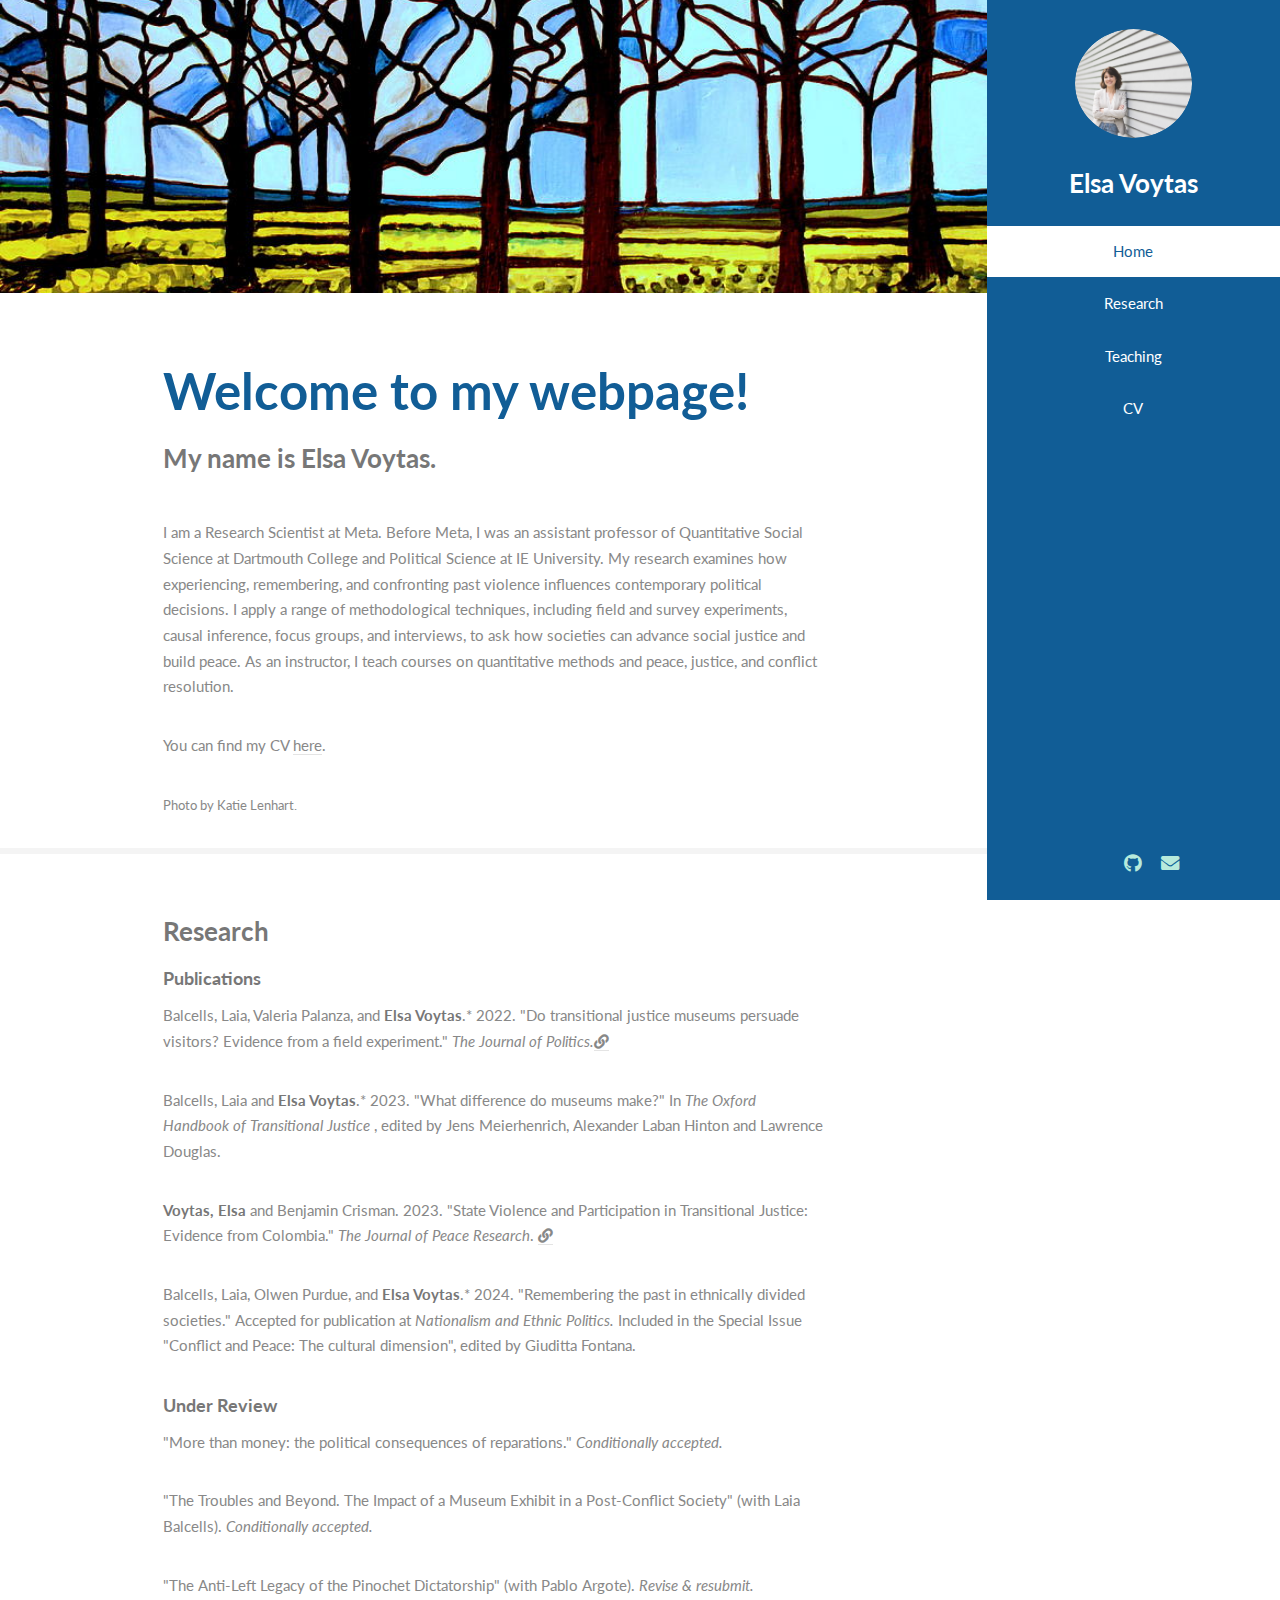
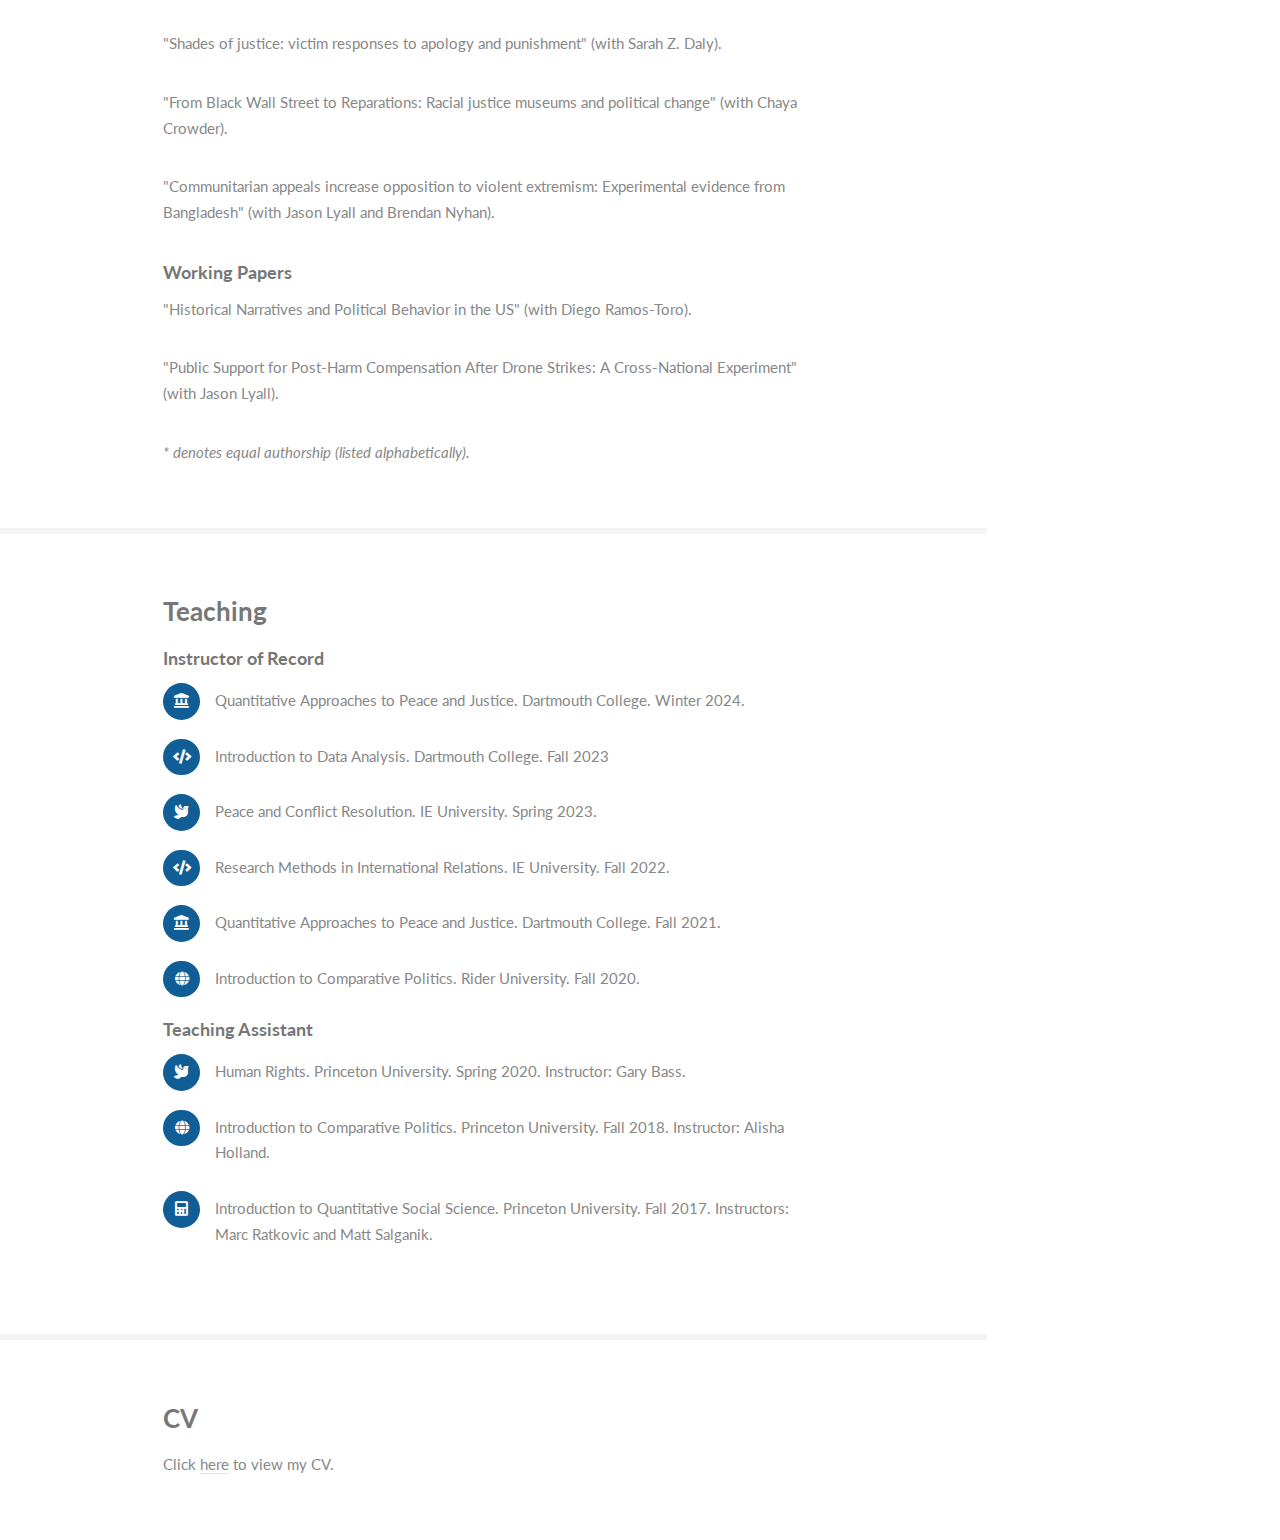
<file: index.html>
<!DOCTYPE HTML>
<!--
	Read Only by HTML5 UP
	html5up.net | @ajlkn
	Free for personal and commercial use under the CCA 3.0 license (html5up.net/license)
-->
<html>
	<head>
		<title>Elsa Voytas</title>
		<meta charset="utf-8" />
		<meta name="viewport" content="width=device-width, initial-scale=1, user-scalable=no" />
		<link rel="stylesheet" href="assets/css/main.css" />
		<!-- Google tag (gtag.js) -->
<script async src="https://www.googletagmanager.com/gtag/js?id=UA-104736648-1"></script>
<script>
  window.dataLayer = window.dataLayer || [];
  function gtag(){dataLayer.push(arguments);}
  gtag('js', new Date());

  gtag('config', 'UA-104736648-1');
</script>

	</head>
	<body class="is-preload">

		<!-- Header -->
			<section id="header">
				<header>
					<span class="image avatar"><img src="images/Elsa Cropped.jpg" alt="" /></span>
					<h1 id="logo"><a href="#">Elsa Voytas</a></h1>

				</header>
				<nav id="nav">
					<ul>
						<li><a href="#one" class="active">Home</a></li>
						<li><a href="#two">Research</a></li>
						<li><a href="#three">Teaching</a></li>
						<li><a href="#four">CV</a></li>
					</ul>
				</nav>
				<footer>
					<ul class="icons">
						<li><i class="fa fa-graduation-cap"></i></li>
						<li><a href="#" class="icon brands fa-github"><span class="label">Github</span></a></li>
						<li><a href="#" class="icon solid fa-envelope"><span class="label">Email</span></a></li>
					</ul>
				</footer>
			</section>

		<!-- Wrapper -->
			<div id="wrapper">

				<!-- Main -->
					<div id="main">

						<!-- One -->
							<section id="one">
								<div class="image main" data-position="center">
									<img src="images/stained-glass-trees-elizabeth-robinette-tyndall.jpeg" alt="" />
								</div>
								<div class="container">
									<header class="major">
										<h2>Welcome to my webpage!</h2>
										<p>My name is Elsa Voytas.</p>
									</header>
									<p>I am a Research Scientist at Meta. Before Meta, I was an assistant professor of Quantitative Social Science at Dartmouth College and Political Science at IE University.
									My research examines how experiencing, remembering, and confronting past violence influences contemporary political decisions.
						                         I apply a range of methodological techniques, including field and survey experiments, causal inference, focus groups, and interviews,
										to ask how societies can advance social justice and build peace.
										As an instructor, I teach courses on quantitative methods and peace, justice, and conflict resolution.</p>
			You can find my CV <a href="https://drive.google.com/file/d/1SwBxSfO64-dkNsmNtGN-Ms5oiYWnjkOb/view?usp=sharing">here</a>.
									</p>
			  <font size="-1">Photo by Katie Lenhart.</font>
 
								</div>
							</section>



						<!-- Three -->
							<section id="two">
								<div class="container">
									<h3>Research</h3>
									<h4>Publications</h4>
									<p>Balcells, Laia, Valeria Palanza, and <b>Elsa Voytas</b>.* 2022. "Do transitional justice museums persuade visitors? Evidence from a field experiment." <i> The Journal of Politics.</i><a href="https://www.journals.uchicago.edu/doi/full/10.1086/714765" class="fas fa-link"></a>

									<div class="features">
										<article>
											<div class="container">
				
																							</div>

												<p>Balcells, Laia and <b>Elsa Voytas</b>.* 2023. "What difference do museums make?" In <i>The Oxford Handbook of Transitional Justice </i>, edited by Jens Meierhenrich,  Alexander Laban Hinton and Lawrence Douglas. </p>
										
								<p><b>Voytas, Elsa</b> and Benjamin Crisman. 2023. "State Violence and Participation in Transitional Justice: Evidence from Colombia."<i> The Journal of Peace Research</i>. <a href="https://doi.org/10.1177/00223433231180924" class="fas fa-link"></a> </p>
								<p>Balcells, Laia, Olwen Purdue, and <b>Elsa Voytas</b>.* 2024. "Remembering the past in ethnically divided societies." Accepted for publication at <i>Nationalism and Ethnic Politics.</i> Included in the Special Issue
"Conflict and Peace: The cultural dimension", edited by Giuditta Fontana.
</p>

										</article>
										
										<h4>Under Review</h4>
										<p>"More than money: the political consequences of reparations." <i> Conditionally accepted.</i></p>
										<p>"The Troubles and Beyond. The Impact of a Museum Exhibit in a Post-Conflict Society" (with Laia Balcells). <i> Conditionally accepted.</i></p>
																				<p>"The Anti-Left Legacy of the Pinochet Dictatorship" (with Pablo Argote). <i> Revise & resubmit.</i></p>

										<p>"Shades of justice: victim responses to apology and punishment" (with Sarah Z. Daly).</p>
										<p>"From Black Wall Street to Reparations: Racial justice museums and political change" (with Chaya Crowder).</p>
										<p>"Communitarian appeals increase opposition to violent extremism: Experimental evidence from Bangladesh" (with Jason Lyall and Brendan Nyhan).</p>


										<h4>Working Papers</h4>
										<p>"Historical Narratives and Political Behavior in the US" (with Diego Ramos-Toro).</p>
										<p>"Public Support for Post-Harm Compensation After Drone Strikes: A Cross-National Experiment" (with Jason Lyall).</p>


										<p><i>* denotes equal authorship (listed alphabetically).</i>
							</section>
					<!-- Two -->
							<section id="three">
								<div class="container">
									<h3>Teaching</h3>
									<h4>Instructor of Record</h4>
									<ul class="feature-icons">
										<li class="icon solid fa-landmark">Quantitative Approaches to Peace and Justice. Dartmouth College. Winter 2024.</li>
							     <li class="icon solid fa-code">Introduction to Data Analysis. Dartmouth College. Fall 2023</li>


										<li class="icon solid fa-dove">Peace and Conflict Resolution. IE University. Spring 2023.</li>

										<li class="icon solid fa-code">Research Methods in International Relations. IE University. Fall 2022.</li>
										
<li class="icon solid fa-landmark">Quantitative Approaches to Peace and Justice. Dartmouth College. Fall 2021.</li>
										<li class="icon solid fa-globe"></i>Introduction to Comparative Politics. Rider University. Fall 2020.</li>

										<h4>Teaching Assistant</h4>
										<li class="icon solid fa-dove">Human Rights. Princeton University. Spring 2020. Instructor: Gary Bass.</li>
										<li class="icon solid fa-globe">Introduction to Comparative Politics. Princeton University. Fall 2018. Instructor: Alisha Holland.</li>
										<li class="icon solid fa-calculator">Introduction to Quantitative Social Science. Princeton University. Fall 2017. Instructors: Marc Ratkovic and Matt Salganik.</li>

									</ul>

								</div>
							</section>
						<!-- Four -->
							<section id="four">
								<div class="container">
									<h3>CV</h3>
									<p>Click <a href="https://drive.google.com/file/d/1SwBxSfO64-dkNsmNtGN-Ms5oiYWnjkOb/view?usp=sharing">here</a> to view my CV.<br />
							</section>

		<!-- Scripts -->
			<script src="assets/js/jquery.min.js"></script>
			<script src="assets/js/jquery.scrollex.min.js"></script>
			<script src="assets/js/jquery.scrolly.min.js"></script>
			<script src="assets/js/browser.min.js"></script>
			<script src="assets/js/breakpoints.min.js"></script>
			<script src="assets/js/util.js"></script>
			<script src="assets/js/main.js"></script>

	</body>
</html>
</file>
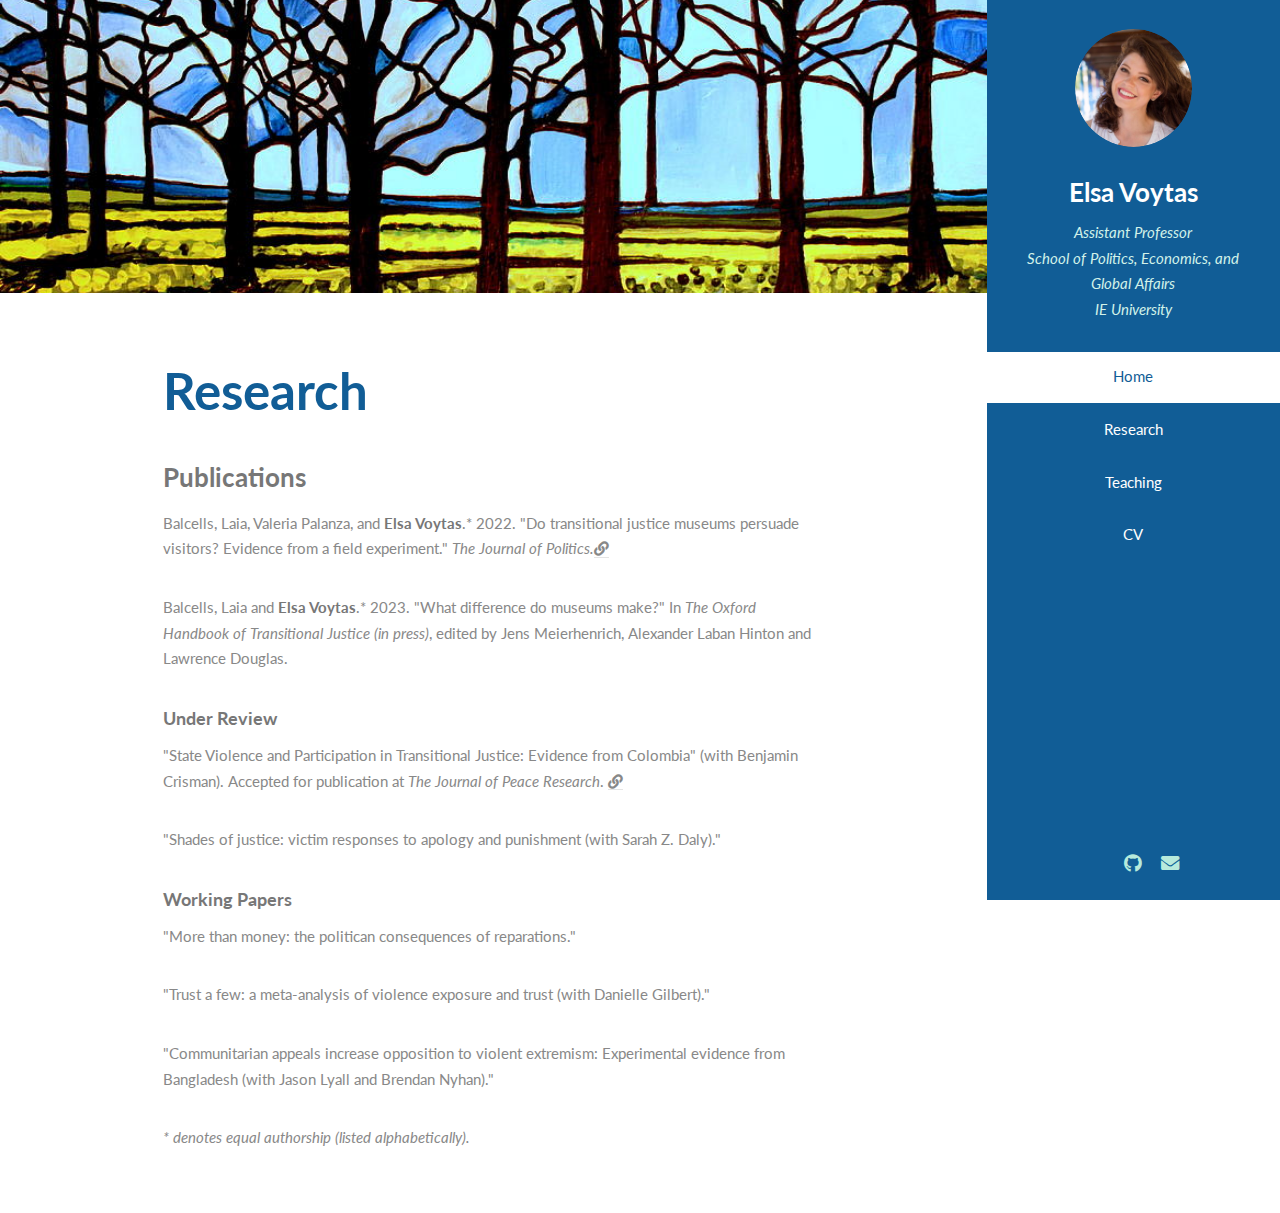
<file: research.html>
<!DOCTYPE HTML>
<!--
	Read Only by HTML5 UP
	html5up.net | @ajlkn
	Free for personal and commercial use under the CCA 3.0 license (html5up.net/license)
-->
<html>
	<head>
		<title>Elsa Voytas</title>
		<meta charset="utf-8" />
		<meta name="viewport" content="width=device-width, initial-scale=1, user-scalable=no" />
		<link rel="stylesheet" href="assets/css/main.css" />
		<!-- Google tag (gtag.js) -->
<script async src="https://www.googletagmanager.com/gtag/js?id=UA-104736648-1"></script>
<script>
  window.dataLayer = window.dataLayer || [];
  function gtag(){dataLayer.push(arguments);}
  gtag('js', new Date());

  gtag('config', 'UA-104736648-1');
</script>

	</head>
	<body class="is-preload">

		<!-- Header -->
			<section id="header">
				<header>
					<span class="image avatar"><img src="images/avatar.jpg" alt="" /></span>
					<h1 id="logo"><a href="#">Elsa Voytas</a></h1>
					<p>Assistant Professor<br />
					School of Politics, Economics, and Global Affairs<br />
						IE University
					</p>
				</header>
				<nav id="nav">
					<ul>
						<li><a href="/" class="active">Home</a></li>
						<li><a href="/research"research>Research</a></li>
						<li><a href="/teaching">Teaching</a></li>
						<li><a href="/cv">CV</a></li>
					</ul>
				</nav>
				<footer>
					<ul class="icons">
						<li><i class="fa fa-graduation-cap"></i></li>
						<li><a href="#" class="icon brands fa-github"><span class="label">Github</span></a></li>
						<li><a href="#" class="icon solid fa-envelope"><span class="label">Email</span></a></li>
					</ul>
				</footer>
			</section>

		<!-- Wrapper -->
			<div id="wrapper">

				<!-- Main -->
					<div id="main">

						<!-- One -->
							<section id="one">
								<div class="image main" data-position="center">
									<img src="images/stained-glass-trees-elizabeth-robinette-tyndall.jpeg" alt="" />
								</div>
								<div class="container">
									<header class="major">
										<h2>Research</h2>
									</header>

									<h3>Publications</h3>
									<p>Balcells, Laia, Valeria Palanza, and <b>Elsa Voytas</b>.* 2022. "Do transitional justice museums persuade visitors? Evidence from a field experiment." <i> The Journal of Politics.</i><a href="https://www.journals.uchicago.edu/doi/full/10.1086/714765" class="fas fa-link"></a>

									<div class="features">
										<article>
											<div class="container">
				
																							</div>

												<p>Balcells, Laia and <b>Elsa Voytas</b>.* 2023. "What difference do museums make?" In <i>The Oxford Handbook of Transitional Justice (in press)</i>, edited by Jens Meierhenrich,  Alexander Laban Hinton and Lawrence Douglas. </p>
										</article>
								
										<h4>Under Review</h4>
										<p>"State Violence and Participation in Transitional Justice: Evidence from Colombia" 
											(with Benjamin Crisman). Accepted for publication at <i> The Journal of Peace Research</i>. <a href="https://osf.io/nkuzd/" class="fas fa-link"></a> </p>
										<p>"Shades of justice: victim responses to apology and punishment (with Sarah Z. Daly)."</p>

										<h4>Working Papers</h4>
										<p>"More than money: the politican consequences of reparations."</p>
										<p>"Trust a few: a meta-analysis of violence exposure and trust (with Danielle Gilbert)."</p>
										<p>"Communitarian appeals increase opposition to violent extremism: Experimental evidence from Bangladesh (with Jason Lyall and Brendan Nyhan)."</p>

										<p><i>* denotes equal authorship (listed alphabetically).</i>
							</section>


		<!-- Scripts -->
			<script src="assets/js/jquery.min.js"></script>
			<script src="assets/js/jquery.scrollex.min.js"></script>
			<script src="assets/js/jquery.scrolly.min.js"></script>
			<script src="assets/js/browser.min.js"></script>
			<script src="assets/js/breakpoints.min.js"></script>
			<script src="assets/js/util.js"></script>
			<script src="assets/js/main.js"></script>

	</body>
</html>
</file>
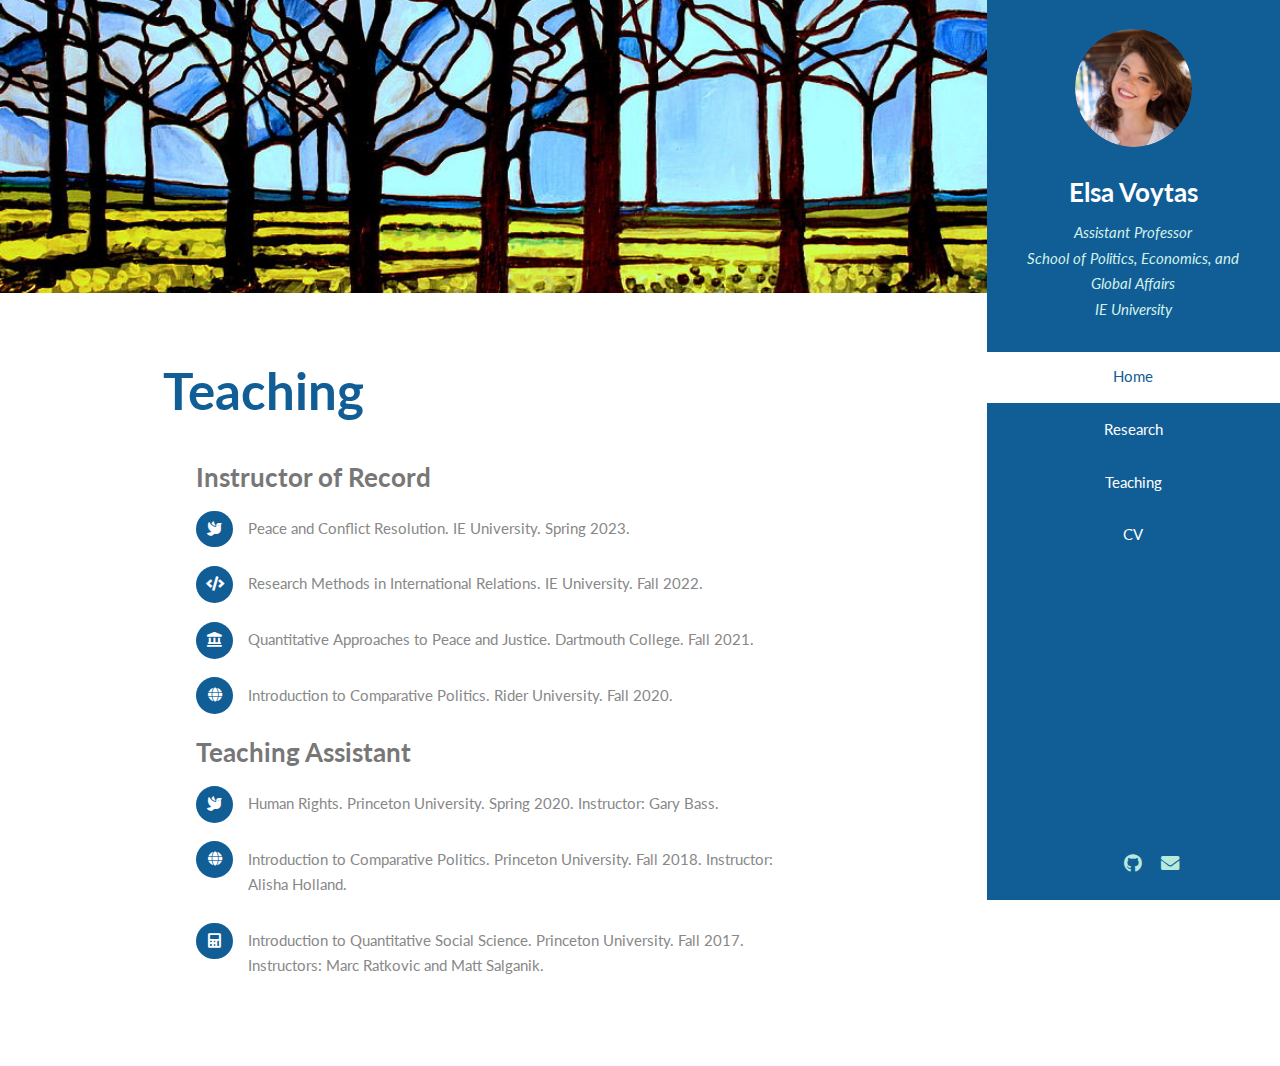
<file: teaching.html>
<!DOCTYPE HTML>
<!--
	Read Only by HTML5 UP
	html5up.net | @ajlkn
	Free for personal and commercial use under the CCA 3.0 license (html5up.net/license)
-->
<html>
	<head>
		<title>Elsa Voytas</title>
		<meta charset="utf-8" />
		<meta name="viewport" content="width=device-width, initial-scale=1, user-scalable=no" />
		<link rel="stylesheet" href="assets/css/main.css" />
		<!-- Google tag (gtag.js) -->
<script async src="https://www.googletagmanager.com/gtag/js?id=UA-104736648-1"></script>
<script>
  window.dataLayer = window.dataLayer || [];
  function gtag(){dataLayer.push(arguments);}
  gtag('js', new Date());

  gtag('config', 'UA-104736648-1');
</script>

	</head>
	<body class="is-preload">

		<!-- Header -->
			<section id="header">
				<header>
					<span class="image avatar"><img src="images/avatar.jpg" alt="" /></span>
					<h1 id="logo"><a href="#">Elsa Voytas</a></h1>
					<p>Assistant Professor<br />
					School of Politics, Economics, and Global Affairs<br />
						IE University
					</p>
				</header>
				<nav id="nav">
					<ul>
						<li><a href="/" class="active">Home</a></li>
						<li><a href="/research"research>Research</a></li>
						<li><a href="/teaching">Teaching</a></li>
						<li><a href="/cv">CV</a></li>
					</ul>
				</nav>
				<footer>
					<ul class="icons">
						<li><i class="fa fa-graduation-cap"></i></li>
						<li><a href="#" class="icon brands fa-github"><span class="label">Github</span></a></li>
						<li><a href="#" class="icon solid fa-envelope"><span class="label">Email</span></a></li>
					</ul>
				</footer>
			</section>

		<!-- Wrapper -->
			<div id="wrapper">

				<!-- Main -->
					<div id="main">

						<!-- One -->
							<section id="one">
								<div class="image main" data-position="center">
									<img src="images/stained-glass-trees-elizabeth-robinette-tyndall.jpeg" alt="" />
								</div>
								<div class="container">
									<header class="major">
										<h2>Teaching</h2>
									</header>
<section id="three">
								<div class="container">

									<h3>Instructor of Record</h3>
									<ul class="feature-icons">
										<li class="icon solid fa-dove">Peace and Conflict Resolution. IE University. Spring 2023.</li>

										<li class="icon solid fa-code">Research Methods in International Relations. IE University. Fall 2022.</li>
										
<li class="icon solid fa-landmark">Quantitative Approaches to Peace and Justice. Dartmouth College. Fall 2021.</li>
										<li class="icon solid fa-globe"></i>Introduction to Comparative Politics. Rider University. Fall 2020.</li>

										<h3>Teaching Assistant</h3>
										<li class="icon solid fa-dove">Human Rights. Princeton University. Spring 2020. Instructor: Gary Bass.</li>
										<li class="icon solid fa-globe">Introduction to Comparative Politics. Princeton University. Fall 2018. Instructor: Alisha Holland.</li>
										<li class="icon solid fa-calculator">Introduction to Quantitative Social Science. Princeton University. Fall 2017. Instructors: Marc Ratkovic and Matt Salganik.</li>

									</ul>

								</div>
							</section>


		<!-- Scripts -->
			<script src="assets/js/jquery.min.js"></script>
			<script src="assets/js/jquery.scrollex.min.js"></script>
			<script src="assets/js/jquery.scrolly.min.js"></script>
			<script src="assets/js/browser.min.js"></script>
			<script src="assets/js/breakpoints.min.js"></script>
			<script src="assets/js/util.js"></script>
			<script src="assets/js/main.js"></script>

	</body>
</html>
</file>
<file: assets/css/main.css>
@import url("fontawesome-all.min.css");
@import url("https://fonts.googleapis.com/css?family=Lato:400,400italic,700,700italic|Source+Code+Pro:400");

/*
	Read Only by HTML5 UP
	html5up.net | @ajlkn
	Free for personal and commercial use under the CCA 3.0 license (html5up.net/license)
*/

html, body, div, span, applet, object,
iframe, h1, h2, h3, h4, h5, h6, p, blockquote,
pre, a, abbr, acronym, address, big, cite,
code, del, dfn, em, img, ins, kbd, q, s, samp,
small, strike, strong, sub, sup, tt, var, b,
u, i, center, dl, dt, dd, ol, ul, li, fieldset,
form, label, legend, table, caption, tbody,
tfoot, thead, tr, th, td, article, aside,
canvas, details, embed, figure, figcaption,
footer, header, hgroup, menu, nav, output, ruby,
section, summary, time, mark, audio, video {
	margin: 0;
	padding: 0;
	border: 0;
	font-size: 100%;
	font: inherit;
	vertical-align: baseline;}

article, aside, details, figcaption, figure,
footer, header, hgroup, menu, nav, section {
	display: block;}

body {
	line-height: 1;
}

ol, ul {
	list-style: none;
}

blockquote, q {
	quotes: none;
}

	blockquote:before, blockquote:after, q:before, q:after {
		content: '';
		content: none;
	}

table {
	border-collapse: collapse;
	border-spacing: 0;
}

body {
	-webkit-text-size-adjust: none;
}

mark {
	background-color: transparent;
	color: inherit;
}

input::-moz-focus-inner {
	border: 0;
	padding: 0;
}

input, select, textarea {
	-moz-appearance: none;
	-webkit-appearance: none;
	-ms-appearance: none;
	appearance: none;
}

/* Basic */

	html {
		box-sizing: border-box;
	}

	*, *:before, *:after {
		box-sizing: inherit;
	}

	body {
		background: #fff;
	}

		body.is-preload *, body.is-preload *:before, body.is-preload *:after {
			-moz-animation: none !important;
			-webkit-animation: none !important;
			-ms-animation: none !important;
			animation: none !important;
			-moz-transition: none !important;
			-webkit-transition: none !important;
			-ms-transition: none !important;
			transition: none !important;
		}

	body, input, select, textarea {
		color: #888;
		font-family: "Lato", sans-serif;
		font-size: 16pt;
		font-weight: 400;
		line-height: 1.75em;
	}

	a {
		-moz-transition: color 0.2s ease-in-out, border-color 0.2s ease-in-out;
		-webkit-transition: color 0.2s ease-in-out, border-color 0.2s ease-in-out;
		-ms-transition: color 0.2s ease-in-out, border-color 0.2s ease-in-out;
		transition: color 0.2s ease-in-out, border-color 0.2s ease-in-out;
		border-bottom: solid 1px #e4e4e4;
		color: inherit;
		text-decoration: none;
	}

		a:hover {
			border-bottom-color: transparent;
			color: #115d96 !important;
		}

	strong, b {
		color: #777;
		font-weight: 700;
	}

	em, i {
		font-style: italic;
	}

	p {
		margin: 0 0 2.25em 0;
	}

	h1, h2, h3, h4, h5, h6 {
		color: #777;
		font-weight: 700;
		line-height: 1em;
		margin: 0 0 0.5625em 0;
	}

		h1 a, h2 a, h3 a, h4 a, h5 a, h6 a {
			border: 0;
			color: inherit;
			text-decoration: none;
		}

	h2 {
		font-size: 2em;
		line-height: 1.5em;
	}

	h3 {
		font-size: 1.75em;
		line-height: 1.5em;
	}

	h4 {
		font-size: 1.25em;
		line-height: 1.5em;
	}

	h5 {
		font-size: 0.9em;
		line-height: 1.5em;
	}

	h6 {
		font-size: 0.7em;
		line-height: 1.5em;
	}

	sub {
		font-size: 0.8em;
		position: relative;
		top: 0.5em;
	}

	sup {
		font-size: 0.8em;
		position: relative;
		top: -0.5em;
	}

	hr {
		border: 0;
		border-bottom: solid 2px #f4f4f4;
		margin: 2.25em 0;
	}

		hr.major {
			margin: 3.375em 0;
		}

	blockquote {
		border-left: solid 8px #e4e4e4;
		font-style: italic;
		margin: 0 0 2.25em 0;
		padding: 0.5em 0 0.5em 2em;
	}

	code {
		background: #555;
		border-radius: 5px;
		color: #fff;
		font-family: "Source Code Pro", monospace;
		font-size: 0.9em;
		margin: 0 0.25em;
		padding: 0.25em 0.65em;
	}

	pre {
		font-family: "Source Code Pro", monospace;
		font-size: 0.9em;
		margin: 0 0 2.25em 0;
	}

		pre code {
			-webkit-overflow-scrolling: touch;
			display: block;
			line-height: 1.5em;
			overflow-x: auto;
			padding: 1em 1.5em;
		}

	.align-left {
		text-align: left;
	}

	.align-center {
		text-align: center;
	}

	.align-right {
		text-align: right;
	}

/* Row */

	.row {
		display: flex;
		flex-wrap: wrap;
		box-sizing: border-box;
		align-items: stretch;
	}

		.row > * {
			box-sizing: border-box;
		}

		.row.gtr-uniform > * > :last-child {
			margin-bottom: 0;
		}

		.row.aln-left {
			justify-content: flex-start;
		}

		.row.aln-center {
			justify-content: center;
		}

		.row.aln-right {
			justify-content: flex-end;
		}

		.row.aln-top {
			align-items: flex-start;
		}

		.row.aln-middle {
			align-items: center;
		}

		.row.aln-bottom {
			align-items: flex-end;
		}

		.row > .imp {
			order: -1;
		}

		.row > .col-1 {
			width: 8.33333%;
		}

		.row > .off-1 {
			margin-left: 8.33333%;
		}

		.row > .col-2 {
			width: 16.66667%;
		}

		.row > .off-2 {
			margin-left: 16.66667%;
		}

		.row > .col-3 {
			width: 25%;
		}

		.row > .off-3 {
			margin-left: 25%;
		}

		.row > .col-4 {
			width: 33.33333%;
		}

		.row > .off-4 {
			margin-left: 33.33333%;
		}

		.row > .col-5 {
			width: 41.66667%;
		}

		.row > .off-5 {
			margin-left: 41.66667%;
		}

		.row > .col-6 {
			width: 50%;
		}

		.row > .off-6 {
			margin-left: 50%;
		}

		.row > .col-7 {
			width: 58.33333%;
		}

		.row > .off-7 {
			margin-left: 58.33333%;
		}

		.row > .col-8 {
			width: 66.66667%;
		}

		.row > .off-8 {
			margin-left: 66.66667%;
		}

		.row > .col-9 {
			width: 75%;
		}

		.row > .off-9 {
			margin-left: 75%;
		}

		.row > .col-10 {
			width: 83.33333%;
		}

		.row > .off-10 {
			margin-left: 83.33333%;
		}

		.row > .col-11 {
			width: 91.66667%;
		}

		.row > .off-11 {
			margin-left: 91.66667%;
		}

		.row > .col-12 {
			width: 100%;
		}

		.row > .off-12 {
			margin-left: 100%;
		}

		.row.gtr-0 {
			margin-top: 0;
			margin-left: 0em;
		}

			.row.gtr-0 > * {
				padding: 0 0 0 0em;
			}

			.row.gtr-0.gtr-uniform {
				margin-top: 0em;
			}

				.row.gtr-0.gtr-uniform > * {
					padding-top: 0em;
				}

		.row.gtr-25 {
			margin-top: 0;
			margin-left: -0.5em;
		}

			.row.gtr-25 > * {
				padding: 0 0 0 0.5em;
			}

			.row.gtr-25.gtr-uniform {
				margin-top: -0.5em;
			}

				.row.gtr-25.gtr-uniform > * {
					padding-top: 0.5em;
				}

		.row.gtr-50 {
			margin-top: 0;
			margin-left: -1em;
		}

			.row.gtr-50 > * {
				padding: 0 0 0 1em;
			}

			.row.gtr-50.gtr-uniform {
				margin-top: -1em;
			}

				.row.gtr-50.gtr-uniform > * {
					padding-top: 1em;
				}

		.row {
			margin-top: 0;
			margin-left: -2em;
		}

			.row > * {
				padding: 0 0 0 2em;
			}

			.row.gtr-uniform {
				margin-top: -2em;
			}

				.row.gtr-uniform > * {
					padding-top: 2em;
				}

		.row.gtr-150 {
			margin-top: 0;
			margin-left: -3em;
		}

			.row.gtr-150 > * {
				padding: 0 0 0 3em;
			}

			.row.gtr-150.gtr-uniform {
				margin-top: -3em;
			}

				.row.gtr-150.gtr-uniform > * {
					padding-top: 3em;
				}

		.row.gtr-200 {
			margin-top: 0;
			margin-left: -4em;
		}

			.row.gtr-200 > * {
				padding: 0 0 0 4em;
			}

			.row.gtr-200.gtr-uniform {
				margin-top: -4em;
			}

				.row.gtr-200.gtr-uniform > * {
					padding-top: 4em;
				}

		@media screen and (max-width: 1680px) {

			.row {
				display: flex;
				flex-wrap: wrap;
				box-sizing: border-box;
				align-items: stretch;
			}

				.row > * {
					box-sizing: border-box;
				}

				.row.gtr-uniform > * > :last-child {
					margin-bottom: 0;
				}

				.row.aln-left {
					justify-content: flex-start;
				}

				.row.aln-center {
					justify-content: center;
				}

				.row.aln-right {
					justify-content: flex-end;
				}

				.row.aln-top {
					align-items: flex-start;
				}

				.row.aln-middle {
					align-items: center;
				}

				.row.aln-bottom {
					align-items: flex-end;
				}

				.row > .imp-xlarge {
					order: -1;
				}

				.row > .col-1-xlarge {
					width: 8.33333%;
				}

				.row > .off-1-xlarge {
					margin-left: 8.33333%;
				}

				.row > .col-2-xlarge {
					width: 16.66667%;
				}

				.row > .off-2-xlarge {
					margin-left: 16.66667%;
				}

				.row > .col-3-xlarge {
					width: 25%;
				}

				.row > .off-3-xlarge {
					margin-left: 25%;
				}

				.row > .col-4-xlarge {
					width: 33.33333%;
				}

				.row > .off-4-xlarge {
					margin-left: 33.33333%;
				}

				.row > .col-5-xlarge {
					width: 41.66667%;
				}

				.row > .off-5-xlarge {
					margin-left: 41.66667%;
				}

				.row > .col-6-xlarge {
					width: 50%;
				}

				.row > .off-6-xlarge {
					margin-left: 50%;
				}

				.row > .col-7-xlarge {
					width: 58.33333%;
				}

				.row > .off-7-xlarge {
					margin-left: 58.33333%;
				}

				.row > .col-8-xlarge {
					width: 66.66667%;
				}

				.row > .off-8-xlarge {
					margin-left: 66.66667%;
				}

				.row > .col-9-xlarge {
					width: 75%;
				}

				.row > .off-9-xlarge {
					margin-left: 75%;
				}

				.row > .col-10-xlarge {
					width: 83.33333%;
				}

				.row > .off-10-xlarge {
					margin-left: 83.33333%;
				}

				.row > .col-11-xlarge {
					width: 91.66667%;
				}

				.row > .off-11-xlarge {
					margin-left: 91.66667%;
				}

				.row > .col-12-xlarge {
					width: 100%;
				}

				.row > .off-12-xlarge {
					margin-left: 100%;
				}

				.row.gtr-0 {
					margin-top: 0;
					margin-left: 0em;
				}

					.row.gtr-0 > * {
						padding: 0 0 0 0em;
					}

					.row.gtr-0.gtr-uniform {
						margin-top: 0em;
					}

						.row.gtr-0.gtr-uniform > * {
							padding-top: 0em;
						}

				.row.gtr-25 {
					margin-top: 0;
					margin-left: -0.5em;
				}

					.row.gtr-25 > * {
						padding: 0 0 0 0.5em;
					}

					.row.gtr-25.gtr-uniform {
						margin-top: -0.5em;
					}

						.row.gtr-25.gtr-uniform > * {
							padding-top: 0.5em;
						}

				.row.gtr-50 {
					margin-top: 0;
					margin-left: -1em;
				}

					.row.gtr-50 > * {
						padding: 0 0 0 1em;
					}

					.row.gtr-50.gtr-uniform {
						margin-top: -1em;
					}

						.row.gtr-50.gtr-uniform > * {
							padding-top: 1em;
						}

				.row {
					margin-top: 0;
					margin-left: -2em;
				}

					.row > * {
						padding: 0 0 0 2em;
					}

					.row.gtr-uniform {
						margin-top: -2em;
					}

						.row.gtr-uniform > * {
							padding-top: 2em;
						}

				.row.gtr-150 {
					margin-top: 0;
					margin-left: -3em;
				}

					.row.gtr-150 > * {
						padding: 0 0 0 3em;
					}

					.row.gtr-150.gtr-uniform {
						margin-top: -3em;
					}

						.row.gtr-150.gtr-uniform > * {
							padding-top: 3em;
						}

				.row.gtr-200 {
					margin-top: 0;
					margin-left: -4em;
				}

					.row.gtr-200 > * {
						padding: 0 0 0 4em;
					}

					.row.gtr-200.gtr-uniform {
						margin-top: -4em;
					}

						.row.gtr-200.gtr-uniform > * {
							padding-top: 4em;
						}

		}

		@media screen and (max-width: 1280px) {

			.row {
				display: flex;
				flex-wrap: wrap;
				box-sizing: border-box;
				align-items: stretch;
			}

				.row > * {
					box-sizing: border-box;
				}

				.row.gtr-uniform > * > :last-child {
					margin-bottom: 0;
				}

				.row.aln-left {
					justify-content: flex-start;
				}

				.row.aln-center {
					justify-content: center;
				}

				.row.aln-right {
					justify-content: flex-end;
				}

				.row.aln-top {
					align-items: flex-start;
				}

				.row.aln-middle {
					align-items: center;
				}

				.row.aln-bottom {
					align-items: flex-end;
				}

				.row > .imp-large {
					order: -1;
				}

				.row > .col-1-large {
					width: 8.33333%;
				}

				.row > .off-1-large {
					margin-left: 8.33333%;
				}

				.row > .col-2-large {
					width: 16.66667%;
				}

				.row > .off-2-large {
					margin-left: 16.66667%;
				}

				.row > .col-3-large {
					width: 25%;
				}

				.row > .off-3-large {
					margin-left: 25%;
				}

				.row > .col-4-large {
					width: 33.33333%;
				}

				.row > .off-4-large {
					margin-left: 33.33333%;
				}

				.row > .col-5-large {
					width: 41.66667%;
				}

				.row > .off-5-large {
					margin-left: 41.66667%;
				}

				.row > .col-6-large {
					width: 50%;
				}

				.row > .off-6-large {
					margin-left: 50%;
				}

				.row > .col-7-large {
					width: 58.33333%;
				}

				.row > .off-7-large {
					margin-left: 58.33333%;
				}

				.row > .col-8-large {
					width: 66.66667%;
				}

				.row > .off-8-large {
					margin-left: 66.66667%;
				}

				.row > .col-9-large {
					width: 75%;
				}

				.row > .off-9-large {
					margin-left: 75%;
				}

				.row > .col-10-large {
					width: 83.33333%;
				}

				.row > .off-10-large {
					margin-left: 83.33333%;
				}

				.row > .col-11-large {
					width: 91.66667%;
				}

				.row > .off-11-large {
					margin-left: 91.66667%;
				}

				.row > .col-12-large {
					width: 100%;
				}

				.row > .off-12-large {
					margin-left: 100%;
				}

				.row.gtr-0 {
					margin-top: 0;
					margin-left: 0em;
				}

					.row.gtr-0 > * {
						padding: 0 0 0 0em;
					}

					.row.gtr-0.gtr-uniform {
						margin-top: 0em;
					}

						.row.gtr-0.gtr-uniform > * {
							padding-top: 0em;
						}

				.row.gtr-25 {
					margin-top: 0;
					margin-left: -0.375em;
				}

					.row.gtr-25 > * {
						padding: 0 0 0 0.375em;
					}

					.row.gtr-25.gtr-uniform {
						margin-top: -0.375em;
					}

						.row.gtr-25.gtr-uniform > * {
							padding-top: 0.375em;
						}

				.row.gtr-50 {
					margin-top: 0;
					margin-left: -0.75em;
				}

					.row.gtr-50 > * {
						padding: 0 0 0 0.75em;
					}

					.row.gtr-50.gtr-uniform {
						margin-top: -0.75em;
					}

						.row.gtr-50.gtr-uniform > * {
							padding-top: 0.75em;
						}

				.row {
					margin-top: 0;
					margin-left: -1.5em;
				}

					.row > * {
						padding: 0 0 0 1.5em;
					}

					.row.gtr-uniform {
						margin-top: -1.5em;
					}

						.row.gtr-uniform > * {
							padding-top: 1.5em;
						}

				.row.gtr-150 {
					margin-top: 0;
					margin-left: -2.25em;
				}

					.row.gtr-150 > * {
						padding: 0 0 0 2.25em;
					}

					.row.gtr-150.gtr-uniform {
						margin-top: -2.25em;
					}

						.row.gtr-150.gtr-uniform > * {
							padding-top: 2.25em;
						}

				.row.gtr-200 {
					margin-top: 0;
					margin-left: -3em;
				}

					.row.gtr-200 > * {
						padding: 0 0 0 3em;
					}

					.row.gtr-200.gtr-uniform {
						margin-top: -3em;
					}

						.row.gtr-200.gtr-uniform > * {
							padding-top: 3em;
						}

		}

		@media screen and (max-width: 1024px) {

			.row {
				display: flex;
				flex-wrap: wrap;
				box-sizing: border-box;
				align-items: stretch;
			}

				.row > * {
					box-sizing: border-box;
				}

				.row.gtr-uniform > * > :last-child {
					margin-bottom: 0;
				}

				.row.aln-left {
					justify-content: flex-start;
				}

				.row.aln-center {
					justify-content: center;
				}

				.row.aln-right {
					justify-content: flex-end;
				}

				.row.aln-top {
					align-items: flex-start;
				}

				.row.aln-middle {
					align-items: center;
				}

				.row.aln-bottom {
					align-items: flex-end;
				}

				.row > .imp-medium {
					order: -1;
				}

				.row > .col-1-medium {
					width: 8.33333%;
				}

				.row > .off-1-medium {
					margin-left: 8.33333%;
				}

				.row > .col-2-medium {
					width: 16.66667%;
				}

				.row > .off-2-medium {
					margin-left: 16.66667%;
				}

				.row > .col-3-medium {
					width: 25%;
				}

				.row > .off-3-medium {
					margin-left: 25%;
				}

				.row > .col-4-medium {
					width: 33.33333%;
				}

				.row > .off-4-medium {
					margin-left: 33.33333%;
				}

				.row > .col-5-medium {
					width: 41.66667%;
				}

				.row > .off-5-medium {
					margin-left: 41.66667%;
				}

				.row > .col-6-medium {
					width: 50%;
				}

				.row > .off-6-medium {
					margin-left: 50%;
				}

				.row > .col-7-medium {
					width: 58.33333%;
				}

				.row > .off-7-medium {
					margin-left: 58.33333%;
				}

				.row > .col-8-medium {
					width: 66.66667%;
				}

				.row > .off-8-medium {
					margin-left: 66.66667%;
				}

				.row > .col-9-medium {
					width: 75%;
				}

				.row > .off-9-medium {
					margin-left: 75%;
				}

				.row > .col-10-medium {
					width: 83.33333%;
				}

				.row > .off-10-medium {
					margin-left: 83.33333%;
				}

				.row > .col-11-medium {
					width: 91.66667%;
				}

				.row > .off-11-medium {
					margin-left: 91.66667%;
				}

				.row > .col-12-medium {
					width: 100%;
				}

				.row > .off-12-medium {
					margin-left: 100%;
				}

				.row.gtr-0 {
					margin-top: 0;
					margin-left: 0em;
				}

					.row.gtr-0 > * {
						padding: 0 0 0 0em;
					}

					.row.gtr-0.gtr-uniform {
						margin-top: 0em;
					}

						.row.gtr-0.gtr-uniform > * {
							padding-top: 0em;
						}

				.row.gtr-25 {
					margin-top: 0;
					margin-left: -0.375em;
				}

					.row.gtr-25 > * {
						padding: 0 0 0 0.375em;
					}

					.row.gtr-25.gtr-uniform {
						margin-top: -0.375em;
					}

						.row.gtr-25.gtr-uniform > * {
							padding-top: 0.375em;
						}

				.row.gtr-50 {
					margin-top: 0;
					margin-left: -0.75em;
				}

					.row.gtr-50 > * {
						padding: 0 0 0 0.75em;
					}

					.row.gtr-50.gtr-uniform {
						margin-top: -0.75em;
					}

						.row.gtr-50.gtr-uniform > * {
							padding-top: 0.75em;
						}

				.row {
					margin-top: 0;
					margin-left: -1.5em;
				}

					.row > * {
						padding: 0 0 0 1.5em;
					}

					.row.gtr-uniform {
						margin-top: -1.5em;
					}

						.row.gtr-uniform > * {
							padding-top: 1.5em;
						}

				.row.gtr-150 {
					margin-top: 0;
					margin-left: -2.25em;
				}

					.row.gtr-150 > * {
						padding: 0 0 0 2.25em;
					}

					.row.gtr-150.gtr-uniform {
						margin-top: -2.25em;
					}

						.row.gtr-150.gtr-uniform > * {
							padding-top: 2.25em;
						}

				.row.gtr-200 {
					margin-top: 0;
					margin-left: -3em;
				}

					.row.gtr-200 > * {
						padding: 0 0 0 3em;
					}

					.row.gtr-200.gtr-uniform {
						margin-top: -3em;
					}

						.row.gtr-200.gtr-uniform > * {
							padding-top: 3em;
						}

		}

		@media screen and (max-width: 736px) {

			.row {
				display: flex;
				flex-wrap: wrap;
				box-sizing: border-box;
				align-items: stretch;
			}

				.row > * {
					box-sizing: border-box;
				}

				.row.gtr-uniform > * > :last-child {
					margin-bottom: 0;
				}

				.row.aln-left {
					justify-content: flex-start;
				}

				.row.aln-center {
					justify-content: center;
				}

				.row.aln-right {
					justify-content: flex-end;
				}

				.row.aln-top {
					align-items: flex-start;
				}

				.row.aln-middle {
					align-items: center;
				}

				.row.aln-bottom {
					align-items: flex-end;
				}

				.row > .imp-small {
					order: -1;
				}

				.row > .col-1-small {
					width: 8.33333%;
				}

				.row > .off-1-small {
					margin-left: 8.33333%;
				}

				.row > .col-2-small {
					width: 16.66667%;
				}

				.row > .off-2-small {
					margin-left: 16.66667%;
				}

				.row > .col-3-small {
					width: 25%;
				}

				.row > .off-3-small {
					margin-left: 25%;
				}

				.row > .col-4-small {
					width: 33.33333%;
				}

				.row > .off-4-small {
					margin-left: 33.33333%;
				}

				.row > .col-5-small {
					width: 41.66667%;
				}

				.row > .off-5-small {
					margin-left: 41.66667%;
				}

				.row > .col-6-small {
					width: 50%;
				}

				.row > .off-6-small {
					margin-left: 50%;
				}

				.row > .col-7-small {
					width: 58.33333%;
				}

				.row > .off-7-small {
					margin-left: 58.33333%;
				}

				.row > .col-8-small {
					width: 66.66667%;
				}

				.row > .off-8-small {
					margin-left: 66.66667%;
				}

				.row > .col-9-small {
					width: 75%;
				}

				.row > .off-9-small {
					margin-left: 75%;
				}

				.row > .col-10-small {
					width: 83.33333%;
				}

				.row > .off-10-small {
					margin-left: 83.33333%;
				}

				.row > .col-11-small {
					width: 91.66667%;
				}

				.row > .off-11-small {
					margin-left: 91.66667%;
				}

				.row > .col-12-small {
					width: 100%;
				}

				.row > .off-12-small {
					margin-left: 100%;
				}

				.row.gtr-0 {
					margin-top: 0;
					margin-left: 0em;
				}

					.row.gtr-0 > * {
						padding: 0 0 0 0em;
					}

					.row.gtr-0.gtr-uniform {
						margin-top: 0em;
					}

						.row.gtr-0.gtr-uniform > * {
							padding-top: 0em;
						}

				.row.gtr-25 {
					margin-top: 0;
					margin-left: -0.3125em;
				}

					.row.gtr-25 > * {
						padding: 0 0 0 0.3125em;
					}

					.row.gtr-25.gtr-uniform {
						margin-top: -0.3125em;
					}

						.row.gtr-25.gtr-uniform > * {
							padding-top: 0.3125em;
						}

				.row.gtr-50 {
					margin-top: 0;
					margin-left: -0.625em;
				}

					.row.gtr-50 > * {
						padding: 0 0 0 0.625em;
					}

					.row.gtr-50.gtr-uniform {
						margin-top: -0.625em;
					}

						.row.gtr-50.gtr-uniform > * {
							padding-top: 0.625em;
						}

				.row {
					margin-top: 0;
					margin-left: -1.25em;
				}

					.row > * {
						padding: 0 0 0 1.25em;
					}

					.row.gtr-uniform {
						margin-top: -1.25em;
					}

						.row.gtr-uniform > * {
							padding-top: 1.25em;
						}

				.row.gtr-150 {
					margin-top: 0;
					margin-left: -1.875em;
				}

					.row.gtr-150 > * {
						padding: 0 0 0 1.875em;
					}

					.row.gtr-150.gtr-uniform {
						margin-top: -1.875em;
					}

						.row.gtr-150.gtr-uniform > * {
							padding-top: 1.875em;
						}

				.row.gtr-200 {
					margin-top: 0;
					margin-left: -2.5em;
				}

					.row.gtr-200 > * {
						padding: 0 0 0 2.5em;
					}

					.row.gtr-200.gtr-uniform {
						margin-top: -2.5em;
					}

						.row.gtr-200.gtr-uniform > * {
							padding-top: 2.5em;
						}

		}

		@media screen and (max-width: 480px) {

			.row {
				display: flex;
				flex-wrap: wrap;
				box-sizing: border-box;
				align-items: stretch;
			}

				.row > * {
					box-sizing: border-box;
				}

				.row.gtr-uniform > * > :last-child {
					margin-bottom: 0;
				}

				.row.aln-left {
					justify-content: flex-start;
				}

				.row.aln-center {
					justify-content: center;
				}

				.row.aln-right {
					justify-content: flex-end;
				}

				.row.aln-top {
					align-items: flex-start;
				}

				.row.aln-middle {
					align-items: center;
				}

				.row.aln-bottom {
					align-items: flex-end;
				}

				.row > .imp-xsmall {
					order: -1;
				}

				.row > .col-1-xsmall {
					width: 8.33333%;
				}

				.row > .off-1-xsmall {
					margin-left: 8.33333%;
				}

				.row > .col-2-xsmall {
					width: 16.66667%;
				}

				.row > .off-2-xsmall {
					margin-left: 16.66667%;
				}

				.row > .col-3-xsmall {
					width: 25%;
				}

				.row > .off-3-xsmall {
					margin-left: 25%;
				}

				.row > .col-4-xsmall {
					width: 33.33333%;
				}

				.row > .off-4-xsmall {
					margin-left: 33.33333%;
				}

				.row > .col-5-xsmall {
					width: 41.66667%;
				}

				.row > .off-5-xsmall {
					margin-left: 41.66667%;
				}

				.row > .col-6-xsmall {
					width: 50%;
				}

				.row > .off-6-xsmall {
					margin-left: 50%;
				}

				.row > .col-7-xsmall {
					width: 58.33333%;
				}

				.row > .off-7-xsmall {
					margin-left: 58.33333%;
				}

				.row > .col-8-xsmall {
					width: 66.66667%;
				}

				.row > .off-8-xsmall {
					margin-left: 66.66667%;
				}

				.row > .col-9-xsmall {
					width: 75%;
				}

				.row > .off-9-xsmall {
					margin-left: 75%;
				}

				.row > .col-10-xsmall {
					width: 83.33333%;
				}

				.row > .off-10-xsmall {
					margin-left: 83.33333%;
				}

				.row > .col-11-xsmall {
					width: 91.66667%;
				}

				.row > .off-11-xsmall {
					margin-left: 91.66667%;
				}

				.row > .col-12-xsmall {
					width: 100%;
				}

				.row > .off-12-xsmall {
					margin-left: 100%;
				}

				.row.gtr-0 {
					margin-top: 0;
					margin-left: 0em;
				}

					.row.gtr-0 > * {
						padding: 0 0 0 0em;
					}

					.row.gtr-0.gtr-uniform {
						margin-top: 0em;
					}

						.row.gtr-0.gtr-uniform > * {
							padding-top: 0em;
						}

				.row.gtr-25 {
					margin-top: 0;
					margin-left: -0.3125em;
				}

					.row.gtr-25 > * {
						padding: 0 0 0 0.3125em;
					}

					.row.gtr-25.gtr-uniform {
						margin-top: -0.3125em;
					}

						.row.gtr-25.gtr-uniform > * {
							padding-top: 0.3125em;
						}

				.row.gtr-50 {
					margin-top: 0;
					margin-left: -0.625em;
				}

					.row.gtr-50 > * {
						padding: 0 0 0 0.625em;
					}

					.row.gtr-50.gtr-uniform {
						margin-top: -0.625em;
					}

						.row.gtr-50.gtr-uniform > * {
							padding-top: 0.625em;
						}

				.row {
					margin-top: 0;
					margin-left: -1.25em;
				}

					.row > * {
						padding: 0 0 0 1.25em;
					}

					.row.gtr-uniform {
						margin-top: -1.25em;
					}

						.row.gtr-uniform > * {
							padding-top: 1.25em;
						}

				.row.gtr-150 {
					margin-top: 0;
					margin-left: -1.875em;
				}

					.row.gtr-150 > * {
						padding: 0 0 0 1.875em;
					}

					.row.gtr-150.gtr-uniform {
						margin-top: -1.875em;
					}

						.row.gtr-150.gtr-uniform > * {
							padding-top: 1.875em;
						}

				.row.gtr-200 {
					margin-top: 0;
					margin-left: -2.5em;
				}

					.row.gtr-200 > * {
						padding: 0 0 0 2.5em;
					}

					.row.gtr-200.gtr-uniform {
						margin-top: -2.5em;
					}

						.row.gtr-200.gtr-uniform > * {
							padding-top: 2.5em;
						}

		}

/* Container */

	.container {
		margin: 0 auto;
		max-width: calc(100% - 4.5em);
		width: 45em;
	}

		.container.xsmall {
			width: 11.25em;
		}

		.container.small {
			width: 22.5em;
		}

		.container.medium {
			width: 33.75em;
		}

		.container.large {
			width: 56.25em;
		}

		.container.xlarge {
			width: 67.5em;
		}

		.container.max {
			width: 100%;
		}

		@media screen and (max-width: 1024px) {

			.container {
				width: 100% !important;
			}

		}

		@media screen and (max-width: 480px) {

			.container {
				max-width: calc(100% - 3.375em);
			}

		}

/* Section/Article */

	section.special, article.special {
		text-align: center;
	}

	header p {
		color: #aaa;
		position: relative;
		margin: 0 0 1.6875em 0;
	}

	header h2 + p {
		font-size: 1.25em;
		margin-top: -0.5em;
		line-height: 1.5em;
	}

	header h3 + p {
		font-size: 1.1em;
		margin-top: -0.35em;
		line-height: 1.5em;
	}

	header h4 + p,
	header h5 + p,
	header h6 + p {
		font-size: 0.9em;
		margin-top: -0.25em;
		line-height: 1.5em;
	}

	header.major h2 {
		color: #115d96;
		font-size: 3.5em;
	}

		header.major h2 + p {
			color: #777;
			font-size: 1.75em;
			font-weight: 700;
			margin-top: -0.75em;
		}

/* Form */

	form {
		margin: 0 0 2.25em 0;
	}

	label {
		color: #777;
		display: block;
		font-size: 0.9em;
		font-weight: 700;
		margin: 0 0 1.125em 0;
	}

	input::-moz-focus-inner {
		border: 0;
		padding: 0;
	}

	input[type="text"],
	input[type="password"],
	input[type="email"],
	select,
	textarea {
		-moz-appearance: none;
		-webkit-appearance: none;
		-ms-appearance: none;
		appearance: none;
		border-radius: 5px;
		border: none;
		border: solid 2px #e4e4e4;
		color: inherit;
		display: block;
		outline: 0;
		padding: 0 1em;
		text-decoration: none;
		width: 100%;
	}

		input[type="text"]:invalid,
		input[type="password"]:invalid,
		input[type="email"]:invalid,
		select:invalid,
		textarea:invalid {
			box-shadow: none;
		}

		input[type="text"]:focus,
		input[type="password"]:focus,
		input[type="email"]:focus,
		select:focus,
		textarea:focus {
			border-color: #115d96;
		}

	select {
		background-image: url("data:image/svg+xml;charset=utf8,%3Csvg xmlns='http://www.w3.org/2000/svg' width='40' height='40' preserveAspectRatio='none' viewBox='0 0 40 40'%3E%3Cpath d='M9.4,12.3l10.4,10.4l10.4-10.4c0.2-0.2,0.5-0.4,0.9-0.4c0.3,0,0.6,0.1,0.9,0.4l3.3,3.3c0.2,0.2,0.4,0.5,0.4,0.9 c0,0.4-0.1,0.6-0.4,0.9L20.7,31.9c-0.2,0.2-0.5,0.4-0.9,0.4c-0.3,0-0.6-0.1-0.9-0.4L4.3,17.3c-0.2-0.2-0.4-0.5-0.4-0.9 c0-0.4,0.1-0.6,0.4-0.9l3.3-3.3c0.2-0.2,0.5-0.4,0.9-0.4S9.1,12.1,9.4,12.3z' fill='%23e4e4e4' /%3E%3C/svg%3E");
		background-size: 1.25em;
		background-repeat: no-repeat;
		background-position: calc(100% - 1em) center;
		height: 2.75em;
		padding-right: 2.75em;
		text-overflow: ellipsis;
	}

		select option {
			color: #777;
			background: #fff;
		}

		select:focus::-ms-value {
			background-color: transparent;
		}

		select::-ms-expand {
			display: none;
		}

	input[type="text"],
	input[type="password"],
	input[type="email"],
	select {
		height: 2.75em;
	}

	textarea {
		padding: 0.75em 1em;
	}

	input[type="checkbox"],
	input[type="radio"] {
		-moz-appearance: none;
		-webkit-appearance: none;
		-ms-appearance: none;
		appearance: none;
		display: block;
		float: left;
		margin-right: -2em;
		opacity: 0;
		width: 1em;
		z-index: -1;
	}

		input[type="checkbox"] + label,
		input[type="radio"] + label {
			text-decoration: none;
			color: #888;
			cursor: pointer;
			display: inline-block;
			font-size: 1em;
			font-weight: 400;
			padding-left: 2.4em;
			padding-right: 0.75em;
			position: relative;
		}

			input[type="checkbox"] + label:before,
			input[type="radio"] + label:before {
				-moz-osx-font-smoothing: grayscale;
				-webkit-font-smoothing: antialiased;
				display: inline-block;
				font-style: normal;
				font-variant: normal;
				text-rendering: auto;
				line-height: 1;
				text-transform: none !important;
				font-family: 'Font Awesome 5 Free';
				font-weight: 900;
			}

			input[type="checkbox"] + label:before,
			input[type="radio"] + label:before {
				background: #fafafa;
				border-radius: 5px;
				border: solid 2px #e4e4e4;
				content: '';
				display: inline-block;
				font-size: 0.8em;
				height: 2.0625em;
				left: 0;
				line-height: 2.0625em;
				position: absolute;
				text-align: center;
				top: 0;
				width: 2.0625em;
			}

		input[type="checkbox"]:checked + label:before,
		input[type="radio"]:checked + label:before {
			background: #989898;
			border-color: #989898;
			color: #ffffff;
			content: '\f00c';
		}

		input[type="checkbox"]:focus + label:before,
		input[type="radio"]:focus + label:before {
			border-color: #115d96;
		}

	input[type="checkbox"] + label:before {
		border-radius: 5px;
	}

	input[type="radio"] + label:before {
		border-radius: 100%;
	}

	::-webkit-input-placeholder {
		color: #aaa !important;
		font-style: italic;
		opacity: 1.0;
	}

	:-moz-placeholder {
		color: #aaa !important;
		font-style: italic;
		opacity: 1.0;
	}

	::-moz-placeholder {
		color: #aaa !important;
		font-style: italic;
		opacity: 1.0;
	}

	:-ms-input-placeholder {
		color: #aaa !important;
		font-style: italic;
		opacity: 1.0;
	}

/* Box */

	.box {
		border-radius: 5px;
		border: solid 2px #e4e4e4;
		margin-bottom: 2.25em;
		padding: 1.5em;
	}

		.box > :last-child,
		.box > :last-child > :last-child,
		.box > :last-child > :last-child > :last-child {
			margin-bottom: 0;
		}

		.box.alt {
			border: 0;
			border-radius: 0;
			padding: 0;
		}

/* Icon */

	.icon {
		text-decoration: none;
		border-bottom: none;
		position: relative;
	}

		.icon:before {
			-moz-osx-font-smoothing: grayscale;
			-webkit-font-smoothing: antialiased;
			display: inline-block;
			font-style: normal;
			font-variant: normal;
			text-rendering: auto;
			line-height: 1;
			text-transform: none !important;
			font-family: 'Font Awesome 5 Free';
			font-weight: 400;
		}

		.icon > .label {
			display: none;
		}

		.icon:before {
			line-height: inherit;
		}

		.icon.solid:before {
			font-weight: 900;
		}

		.icon.brands:before {
			font-family: 'Font Awesome 5 Brands';
		}

/* Image */

	.image {
		border-radius: 5px;
		border: 0;
		display: inline-block;
		position: relative;
	}

		.image[data-position] img {
			-moz-object-fit: cover;
			-webkit-object-fit: cover;
			-ms-object-fit: cover;
			object-fit: cover;
			display: block;
			position: absolute;
			top: 0;
			left: 0;
			width: 100%;
			height: 100%;
		}

		.image[data-position="top left"] img {
			-moz-object-position: top left;
			-webkit-object-position: top left;
			-ms-object-position: top left;
			object-position: top left;
		}

		.image[data-position="top"] img {
			-moz-object-position: top;
			-webkit-object-position: top;
			-ms-object-position: top;
			object-position: top;
		}

		.image[data-position="top right"] img {
			-moz-object-position: top right;
			-webkit-object-position: top right;
			-ms-object-position: top right;
			object-position: top right;
		}

		.image[data-position="right"] img {
			-moz-object-position: right;
			-webkit-object-position: right;
			-ms-object-position: right;
			object-position: right;
		}

		.image[data-position="bottom right"] img {
			-moz-object-position: bottom right;
			-webkit-object-position: bottom right;
			-ms-object-position: bottom right;
			object-position: bottom right;
		}

		.image[data-position="bottom"] img {
			-moz-object-position: bottom;
			-webkit-object-position: bottom;
			-ms-object-position: bottom;
			object-position: bottom;
		}

		.image[data-position="bottom left"] img {
			-moz-object-position: bottom left;
			-webkit-object-position: bottom left;
			-ms-object-position: bottom left;
			object-position: bottom left;
		}

		.image[data-position="left"] img {
			-moz-object-position: left;
			-webkit-object-position: left;
			-ms-object-position: left;
			object-position: left;
		}

		.image[data-position="center"] img {
			-moz-object-position: center;
			-webkit-object-position: center;
			-ms-object-position: center;
			object-position: center;
		}

		.image[data-position="25% 25%"] img {
			-moz-object-position: 25% 25%;
			-webkit-object-position: 25% 25%;
			-ms-object-position: 25% 25%;
			object-position: 25% 25%;
		}

		.image[data-position="75% 25%"] img {
			-moz-object-position: 75% 25%;
			-webkit-object-position: 75% 25%;
			-ms-object-position: 75% 25%;
			object-position: 75% 25%;
		}

		.image[data-position="75% 75%"] img {
			-moz-object-position: 75% 75%;
			-webkit-object-position: 75% 75%;
			-ms-object-position: 75% 75%;
			object-position: 75% 75%;
		}

		.image[data-position="25% 75%"] img {
			-moz-object-position: 25% 75%;
			-webkit-object-position: 25% 75%;
			-ms-object-position: 25% 75%;
			object-position: 25% 75%;
		}

		.image img {
			border-radius: 5px;
			display: block;
		}

		.image.left {
			float: left;
			margin: 0 2.5em 2em 0;
			top: 0.25em;
		}

		.image.right {
			float: right;
			margin: 0 0 2em 2.5em;
			top: 0.25em;
		}

		.image.fit {
			display: block;
			margin: 0 0 2.25em 0;
			width: 100%;
		}

			.image.fit img {
				display: block;
				width: 100%;
			}

		.image.avatar {
			border-radius: 100%;
			overflow: hidden;
		}

			.image.avatar img {
				border-radius: 100%;
				display: block;
				width: 100%;
			}

		.image.main {
			display: block;
			height: 20em;
			border-radius: 0;
		}

			.image.main img {
				border-radius: 0;
			}

/* List */

	ol {
		list-style: decimal;
		margin: 0 0 2.25em 0;
		padding-left: 1.25em;
	}

		ol li {
			padding-left: 0.25em;
		}

	ul {
		list-style: disc;
		margin: 0 0 2.25em 0;
		padding-left: 1em;
	}

		ul li {
			padding-left: 0.5em;
		}

		ul.alt {
			list-style: none;
			padding-left: 0;
		}

			ul.alt li {
				border-top: solid 2px #f4f4f4;
				padding: 0.5em 0;
			}

				ul.alt li:first-child {
					border-top: 0;
					padding-top: 0;
				}

	dl {
		margin: 0 0 2.25em 0;
	}

/* Actions */

	ul.actions {
		display: -moz-flex;
		display: -webkit-flex;
		display: -ms-flex;
		display: flex;
		cursor: default;
		list-style: none;
		margin-left: -1.125em;
		padding-left: 0;
	}

		ul.actions li {
			padding: 0 0 0 1.125em;
			vertical-align: middle;
		}

		ul.actions.special {
			-moz-justify-content: center;
			-webkit-justify-content: center;
			-ms-justify-content: center;
			justify-content: center;
			width: 100%;
			margin-left: 0;
		}

			ul.actions.special li:first-child {
				padding-left: 0;
			}

		ul.actions.stacked {
			-moz-flex-direction: column;
			-webkit-flex-direction: column;
			-ms-flex-direction: column;
			flex-direction: column;
			margin-left: 0;
		}

			ul.actions.stacked li {
				padding: 1.125em 0 0 0;
			}

				ul.actions.stacked li:first-child {
					padding-top: 0;
				}

		ul.actions.fit {
			width: calc(100% + 1.125em);
		}

			ul.actions.fit li {
				-moz-flex-grow: 1;
				-webkit-flex-grow: 1;
				-ms-flex-grow: 1;
				flex-grow: 1;
				-moz-flex-shrink: 1;
				-webkit-flex-shrink: 1;
				-ms-flex-shrink: 1;
				flex-shrink: 1;
				width: 100%;
			}

				ul.actions.fit li > * {
					width: 100%;
				}

			ul.actions.fit.stacked {
				width: 100%;
			}

		@media screen and (max-width: 480px) {

			ul.actions:not(.fixed) {
				-moz-flex-direction: column;
				-webkit-flex-direction: column;
				-ms-flex-direction: column;
				flex-direction: column;
				margin-left: 0;
				width: 100% !important;
			}

				ul.actions:not(.fixed) li {
					-moz-flex-grow: 1;
					-webkit-flex-grow: 1;
					-ms-flex-grow: 1;
					flex-grow: 1;
					-moz-flex-shrink: 1;
					-webkit-flex-shrink: 1;
					-ms-flex-shrink: 1;
					flex-shrink: 1;
					padding: 1.125em 0 0 0;
					text-align: center;
					width: 100%;
				}

					ul.actions:not(.fixed) li > * {
						width: 100%;
					}

					ul.actions:not(.fixed) li:first-child {
						padding-top: 0;
					}

					ul.actions:not(.fixed) li input[type="submit"],
					ul.actions:not(.fixed) li input[type="reset"],
					ul.actions:not(.fixed) li input[type="button"],
					ul.actions:not(.fixed) li button,
					ul.actions:not(.fixed) li .button {
						width: 100%;
					}

						ul.actions:not(.fixed) li input[type="submit"].icon:before,
						ul.actions:not(.fixed) li input[type="reset"].icon:before,
						ul.actions:not(.fixed) li input[type="button"].icon:before,
						ul.actions:not(.fixed) li button.icon:before,
						ul.actions:not(.fixed) li .button.icon:before {
							margin-left: -0.5rem;
						}

		}

/* Feature Icons */

	ul.feature-icons {
		list-style: none;
		padding-left: 0;
	}

		ul.feature-icons li {
			text-decoration: none;
			display: inline-block;
			margin: 0 0 1.6875em 0;
			padding: 0.35em 0 0 3.5em;
			position: relative;
			vertical-align: top;
			width: 100%;
		}

			ul.feature-icons li:before {
				-moz-osx-font-smoothing: grayscale;
				-webkit-font-smoothing: antialiased;
				display: inline-block;
				font-style: normal;
				font-variant: normal;
				text-rendering: auto;
				line-height: 1;
				text-transform: none !important;
				font-family: 'Font Awesome 5 Free';
				font-weight: 400;
			}

			ul.feature-icons li:before {
				background: #115d96;
				border-radius: 100%;
				color: #ffffff;
				display: block;
				height: 2.5em;
				left: 0;
				line-height: 2.5em;
				position: absolute;
				text-align: center;
				top: 0;
				width: 2.5em;
			}

/* Icons */

	ul.icons {
		cursor: default;
		list-style: none;
		padding-left: 0;
	}

		ul.icons li {
			display: inline-block;
			padding: 0 1em 0 0;
		}

			ul.icons li:last-child {
				padding-right: 0 !important;
			}

			ul.icons li .icon:before {
				font-size: 1.25em;
			}

/* Table */

	.table-wrapper {
		-webkit-overflow-scrolling: touch;
		overflow-x: auto;
	}

	table {
		margin: 0 0 2.25em 0;
		width: 100%;
	}

		table tbody tr {
			border: solid 2px #f4f4f4;
			border-left: 0;
			border-right: 0;
		}

			table tbody tr:nth-child(2n + 1) {
				background-color: #fafafa;
			}

		table td {
			padding: 0.75em 0.75em;
		}

		table th {
			color: #777;
			font-size: 0.9em;
			font-weight: 700;
			padding: 0 0.75em 0.75em 0.75em;
			text-align: left;
		}

		table thead {
			border-bottom: solid 4px #e4e4e4;
		}

		table tfoot {
			border-top: solid 4px #e4e4e4;
		}

		table.alt {
			border-collapse: separate;
		}

			table.alt tbody tr td {
				border: solid 2px #e4e4e4;
				border-left-width: 0;
				border-top-width: 0;
			}

				table.alt tbody tr td:first-child {
					border-left-width: 2px;
				}

			table.alt tbody tr:first-child td {
				border-top-width: 2px;
			}

			table.alt thead {
				border-bottom: 0;
			}

			table.alt tfoot {
				border-top: 0;
			}

/* Button */

	input[type="submit"],
	input[type="reset"],
	input[type="button"],
	.button {
		-moz-appearance: none;
		-webkit-appearance: none;
		-ms-appearance: none;
		appearance: none;
		-moz-transition: background-color 0.2s ease-in-out, color 0.2s ease-in-out;
		-webkit-transition: background-color 0.2s ease-in-out, color 0.2s ease-in-out;
		-ms-transition: background-color 0.2s ease-in-out, color 0.2s ease-in-out;
		transition: background-color 0.2s ease-in-out, color 0.2s ease-in-out;
		background-color: #989898;
		border-radius: 5px;
		border: 0;
		color: #ffffff !important;
		cursor: pointer;
		display: inline-block;
		font-weight: 700;
		height: 2.75em;
		line-height: 2.75em;
		padding: 0 1.5em;
		text-align: center;
		text-decoration: none;
		white-space: nowrap;
	}

		input[type="submit"]:hover,
		input[type="reset"]:hover,
		input[type="button"]:hover,
		.button:hover {
			background-color: #a5a5a5;
			color: #ffffff !important;
		}

		input[type="submit"]:active,
		input[type="reset"]:active,
		input[type="button"]:active,
		.button:active {
			background-color: #8b8b8b;
		}

		input[type="submit"].icon,
		input[type="reset"].icon,
		input[type="button"].icon,
		.button.icon {
			padding-left: 1.35em;
		}

			input[type="submit"].icon:before,
			input[type="reset"].icon:before,
			input[type="button"].icon:before,
			.button.icon:before {
				margin-right: 0.5em;
			}

		input[type="submit"].fit,
		input[type="reset"].fit,
		input[type="button"].fit,
		.button.fit {
			width: 100%;
		}

		input[type="submit"].small,
		input[type="reset"].small,
		input[type="button"].small,
		.button.small {
			font-size: 0.8em;
		}

		input[type="submit"].large,
		input[type="reset"].large,
		input[type="button"].large,
		.button.large {
			font-size: 1.35em;
		}

		input[type="submit"].alt,
		input[type="reset"].alt,
		input[type="button"].alt,
		.button.alt {
			background-color: transparent;
			box-shadow: inset 0 0 0 2px #e4e4e4;
			color: #777 !important;
		}

			input[type="submit"].alt:hover,
			input[type="reset"].alt:hover,
			input[type="button"].alt:hover,
			.button.alt:hover {
				background-color: #f4f4f4;
				color: #777 !important;
			}

			input[type="submit"].alt:active,
			input[type="reset"].alt:active,
			input[type="button"].alt:active,
			.button.alt:active {
				background-color: #eaeaea;
			}

			input[type="submit"].alt.icon:before,
			input[type="reset"].alt.icon:before,
			input[type="button"].alt.icon:before,
			.button.alt.icon:before {
				color: #aaa;
			}

		input[type="submit"].primary,
		input[type="reset"].primary,
		input[type="button"].primary,
		.button.primary {
			background-color: #115d96;
			color: #ffffff !important;
		}

			input[type="submit"].primary:hover,
			input[type="reset"].primary:hover,
			input[type="button"].primary:hover,
			.button.primary:hover {
				background-color: #115d96;
			}

			input[type="submit"].primary:active,
			input[type="reset"].primary:active,
			input[type="button"].primary:active,
			.button.primary:active {
				background-color: #115d96;
			}

		input[type="submit"].disabled, input[type="submit"]:disabled,
		input[type="reset"].disabled,
		input[type="reset"]:disabled,
		input[type="button"].disabled,
		input[type="button"]:disabled,
		.button.disabled,
		.button:disabled {
			background-color: #888 !important;
			box-shadow: inset 0 -0.15em 0 0 rgba(0, 0, 0, 0.15);
			color: #fff !important;
			cursor: default;
			opacity: 0.25;
		}

/* Features */

	.features article {
		border-top: solid 3px #f4f4f4;
		margin-bottom: 2.25em;
		padding-top: 2.25em;
	}

		.features article:first-child {
			border-top: 0;
			padding-top: 0;
		}

		.features article .image {
			display: inline-block;
			padding-right: 2.5em;
			vertical-align: middle;
			width: 48%;
		}

			.features article .image img {
				display: block;
				width: 100%;
			}

		.features article .inner {
			display: inline-block;
			vertical-align: middle;
			width: 50%;
		}

			.features article .inner > :last-child {
				margin-bottom: 0;
			}

/* Header */

	#header {
		display: -moz-flex;
		display: -webkit-flex;
		display: -ms-flex;
		display: flex;
		-moz-flex-direction: column;
		-webkit-flex-direction: column;
		-ms-flex-direction: column;
		flex-direction: column;
		-moz-justify-content: space-between;
		-webkit-justify-content: space-between;
		-ms-justify-content: space-between;
		justify-content: space-between;
		background: #115d96;
		color: #115d96;
		height: 100%;
		overflow-y: auto;
		position: fixed;
		text-align: center;
		top: 0;
		width: 23em;
		right: 0;
	}

		#header h1, #header h2, #header h3, #header h4, #header h5, #header h6 {
			color: #ffffff;
		}

			#header h1 a, #header h2 a, #header h3 a, #header h4 a, #header h5 a, #header h6 a {
				color: #ffffff;
			}

		#header header p {
			color: #115d96;
		}

		#header a {
			color: #115d96;
		}

			#header a:hover {
				color: #ffffff !important;
			}

		#header > header {
			-moz-flex-shrink: 0;
			-webkit-flex-shrink: 0;
			-ms-flex-shrink: 0;
			flex-shrink: 0;
			padding: 3em;
		}

			#header > header .avatar {
				display: block;
				margin: 0 auto 2.25em auto;
				width: 8em;
			}

			#header > header h1 {
				font-size: 1.75em;
				margin: 0;
			}

			#header > header p {
				color: #d2f2e9;
				font-style: italic;
				margin: 1em 0 0 0;
			}

		#header > footer {
			-moz-flex-shrink: 0;
			-webkit-flex-shrink: 0;
			-ms-flex-shrink: 0;
			flex-shrink: 0;
			bottom: 0;
			left: 0;
			padding: 2em;
			width: 100%;
		}

			#header > footer .icons {
				margin: 0;
			}

				#header > footer .icons li a {
					color: #b7eadc;
				}

		#header > nav {
			-moz-flex-grow: 1;
			-webkit-flex-grow: 1;
			-ms-flex-grow: 1;
			flex-grow: 1;
		}

			#header > nav ul {
				list-style: none;
				margin: 0;
				padding: 0;
			}

				#header > nav ul li {
					border-top: solid 2px #115d96;
					display: block;
					padding: 0;
				}

					#header > nav ul li a {
						-moz-transition: none;
						-webkit-transition: none;
						-ms-transition: none;
						transition: none;
						border: 0;
						color: #ffffff !important;
						display: block;
						padding: 0.85em 0;
						text-decoration: none;
					}

						#header > nav ul li a.active {
							background: #fff;
							color: #115d96 !important;
						}

					#header > nav ul li:first-child {
						border-top: 0;
					}

/* Wrapper */

	#wrapper {
		background: #fff;
		padding-right: 23em;
	}

/* Main */

	#main > section {
		border-top: solid 6px #f4f4f4;
	}

		#main > section > .container {
			padding: 6em 0 4em 0;
		}

		#main > section:first-child {
			border-top: 0;
		}

/* Footer */

	#footer {
		background: #fafafa;
		border-top: 0;
		color: #c0c0c0;
		overflow: hidden;
		padding: 4em 0 2em 0;
	}

		#footer .copyright {
			line-height: 1em;
			list-style: none;
			padding: 0;
		}

			#footer .copyright li {
				border-left: solid 1px #d4d4d4;
				display: inline-block;
				font-size: 0.8em;
				margin-left: 1em;
				padding-left: 1em;
			}

				#footer .copyright li:first-child {
					border-left: 0;
					margin-left: 0;
					padding-left: 0;
				}

				#footer .copyright li a {
					color: inherit;
				}

/* XLarge */

	@media screen and (max-width: 1680px) {

		/* Basic */

			body, input, select, textarea {
				font-size: 13pt;
			}

		/* Header */

			#header {
				width: 21em;
			}

				#header > header {
					padding: 2em;
				}

				#header > footer {
					padding: 1.5em;
				}

		/* Wrapper */

			#wrapper {
				padding-right: 21em;
			}

		/* Main */

			#main > section > .container {
				padding: 4em 0 2em 0;
			}

	}

/* Large */

	@media screen and (max-width: 1280px) {

		/* Basic */

			body, input, select, textarea {
				font-size: 11pt;
			}

		/* Header */

			#header {
				width: 20em;
			}

		/* Wrapper */

			#wrapper {
				padding-right: 20em;
			}

	}

/* Medium */

	#titleBar {
		display: none;
	}

	@media screen and (max-width: 1024px) {

		/* Basic */

			html, body {
				overflow-x: visible;
			}

			body, input, select, textarea {
				font-size: 12pt;
			}

		/* Image */

			.image.left, .image.right {
				max-width: 40%;
			}

				.image.left img, .image.right img {
					width: 100%;
				}

			.image.main {
				height: 20em;
			}

		/* Header */

			#header {
				-moz-backface-visibility: hidden;
				-webkit-backface-visibility: hidden;
				-ms-backface-visibility: hidden;
				backface-visibility: hidden;
				-moz-transition: -moz-transform 0.5s ease;
				-webkit-transition: -webkit-transform 0.5s ease;
				-ms-transition: -ms-transform 0.5s ease;
				transition: transform 0.5s ease;
				display: block;
				height: 100%;
				overflow-y: auto;
				position: fixed;
				top: 0;
				width: 23em;
				z-index: 10002;
				-moz-transform: translateX(23em);
				-webkit-transform: translateX(23em);
				-ms-transform: translateX(23em);
				transform: translateX(23em);
				right: 0;
			}

				#header > footer {
					bottom: auto;
					left: auto;
					margin: 0.5em 0 0 0;
					position: relative;
					right: auto;
					top: auto;
				}

		/* Wrapper */

			#wrapper {
				-moz-backface-visibility: hidden;
				-webkit-backface-visibility: hidden;
				-ms-backface-visibility: hidden;
				backface-visibility: hidden;
				-moz-transition: -moz-transform 0.5s ease;
				-webkit-transition: -webkit-transform 0.5s ease;
				-ms-transition: -ms-transform 0.5s ease;
				transition: transform 0.5s ease;
				padding: 44px 0 1px 0;
			}

		/* Header Panel */

			#titleBar {
				-moz-backface-visibility: hidden;
				-webkit-backface-visibility: hidden;
				-ms-backface-visibility: hidden;
				backface-visibility: hidden;
				-moz-transition: -moz-transform 0.5s ease;
				-webkit-transition: -webkit-transform 0.5s ease;
				-ms-transition: -ms-transform 0.5s ease;
				transition: transform 0.5s ease;
				display: block;
				height: 44px;
				left: 0;
				position: fixed;
				top: 0;
				width: 100%;
				z-index: 10001;
				background: #222;
				color: #fff;
				min-width: 320px;
			}

				#titleBar .title {
					color: #fff;
					display: block;
					font-weight: 700;
					height: 44px;
					line-height: 44px;
					padding: 0 1em;
					width: 100%;
					text-align: left;
				}

					#titleBar .title a {
						border: 0;
						text-decoration: none;
					}

				#titleBar .toggle {
					text-decoration: none;
					height: 4em;
					position: absolute;
					top: 0;
					width: 6em;
					border: 0;
					outline: 0;
					right: 0;
				}

					#titleBar .toggle:before {
						-moz-osx-font-smoothing: grayscale;
						-webkit-font-smoothing: antialiased;
						display: inline-block;
						font-style: normal;
						font-variant: normal;
						text-rendering: auto;
						line-height: 1;
						text-transform: none !important;
						font-family: 'Font Awesome 5 Free';
						font-weight: 900;
					}

					#titleBar .toggle:before {
						background: #115d96;
						color: #ffffff;
						content: '\f0c9';
						display: block;
						font-size: 18px;
						height: 44px;
						line-height: 44px;
						position: absolute;
						text-align: center;
						top: 0;
						width: 64px;
						right: 0;
					}

			body.header-visible #wrapper, body.header-visible #titleBar {
				-moz-transform: translateX(-23em);
				-webkit-transform: translateX(-23em);
				-ms-transform: translateX(-23em);
				transform: translateX(-23em);
			}

			body.header-visible #header {
				-moz-transform: translateX(0);
				-webkit-transform: translateX(0);
				-ms-transform: translateX(0);
				transform: translateX(0);
			}

	}

/* Small */

	@media screen and (max-width: 736px) {

		/* Basic */

			body, input, select, textarea {
				font-size: 12pt;
			}

			h1 br, h2 br, h3 br, h4 br, h5 br, h6 br {
				display: none;
			}

			h2 {
				font-size: 1.75em;
			}

			h3 {
				font-size: 1.5em;
			}

			h4 {
				font-size: 1em;
			}

		/* Image */

			.image.left {
				margin: 0 1.5em 1em 0;
			}

			.image.right {
				margin: 0 0 1em 1.5em;
			}

			.image.main {
				height: 12em;
			}

		/* Section/Article */

			header br {
				display: none;
			}

			header.major h2 {
				font-size: 2.5em;
			}

				header.major h2 + p {
					font-size: 1.5em;
				}

		/* Features */

			.features article .image {
				display: block;
				margin: 0 0 2.25em 0;
				padding-right: 0;
				width: 100%;
			}

			.features article .inner {
				display: block;
				width: 100%;
			}

		/* Header */

			#header {
				width: 17em;
				-moz-transform: translateX(17em);
				-webkit-transform: translateX(17em);
				-ms-transform: translateX(17em);
				transform: translateX(17em);
				right: 0;
			}

				#header > header {
					padding: 2em;
				}

					#header > header .avatar {
						margin: 0 auto 1.6875em auto;
						width: 6em;
					}

					#header > header h1 {
						font-size: 1.5em;
					}

					#header > header p {
						margin: 1em 0 0 0;
					}

				#header > footer {
					padding: 1.5em;
				}

		/* Main */

			#main > section > .container {
				padding: 2em 0 0 0;
			}

		/* Footer */

			#footer {
				text-align: center;
			}

				#footer .copyright li {
					border-left: 0;
					display: block;
					line-height: 1.75em;
					margin: 0.75em 0 0 0;
					padding-left: 0;
				}

					#footer .copyright li:first-child {
						margin-top: 0;
					}

		/* Header Panel */

			#titleBar .toggle {
				height: 4em;
				width: 6em;
			}

				#titleBar .toggle:before {
					font-size: 14px;
					width: 44px;
				}

			body.header-visible #wrapper, body.header-visible #titleBar {
				-moz-transform: translateX(-17em);
				-webkit-transform: translateX(-17em);
				-ms-transform: translateX(-17em);
				transform: translateX(-17em);
			}

	}

/* XSmall */

	@media screen and (max-width: 480px) {
				/* Header */

			#header {
				width: 17em;
				-moz-transform: translateX(17em);
				-webkit-transform: translateX(17em);
				-ms-transform: translateX(17em);
				transform: translateX(17em);
				right: 0;
			}

				#header > header {
					padding: 2em;
				}

					#header > header .avatar {
						margin: 0 auto 1.6875em auto;
						width: 6em;
					}

					#header > header h1 {
						font-size: 1.5em;
					}

					#header > header p {
						margin: 1em 0 0 0;
					}

				#header > footer {
					padding: 1.5em;
				}

		/* Header Panel */

			#titleBar .toggle {
				height: 4em;
				width: 6em;
			}

				#titleBar .toggle:before {
					font-size: 14px;
					width: 44px;
				}

			body.header-visible #wrapper, body.header-visible #titleBar {
				-moz-transform: translateX(-17em);
				-webkit-transform: translateX(-17em);
				-ms-transform: translateX(-17em);
				transform: translateX(-17em);
			}

		/* Basic */

			html, body {
				min-width: 320px;
			}

			body, input, select, textarea {
				font-size: 12pt;
			}

		/* List */

			ul.actions {
				margin: 0 0 2.25em 0;
			}

				ul.actions li {
					display: block;
					padding: 1.125em 0 0 0;
					text-align: center;
					width: 100%;
				}

					ul.actions li:first-child {
						padding-top: 0;
					}

					ul.actions li > * {
						width: 100%;
						margin: 0 !important;
					}

						ul.actions li > *.icon:before {
							margin-left: -2em;
						}

				ul.actions.small li {
					padding: 0.5625em 0 0 0;
				}

					ul.actions.small li:first-child {
						padding-top: 0;
					}

			ul.feature-icons li {
				display: block;
				width: 100%;
			}

		/* Button */

			input[type="submit"],
			input[type="reset"],
			input[type="button"],
			.button {
				padding: 0;
			}

	}
</file>
